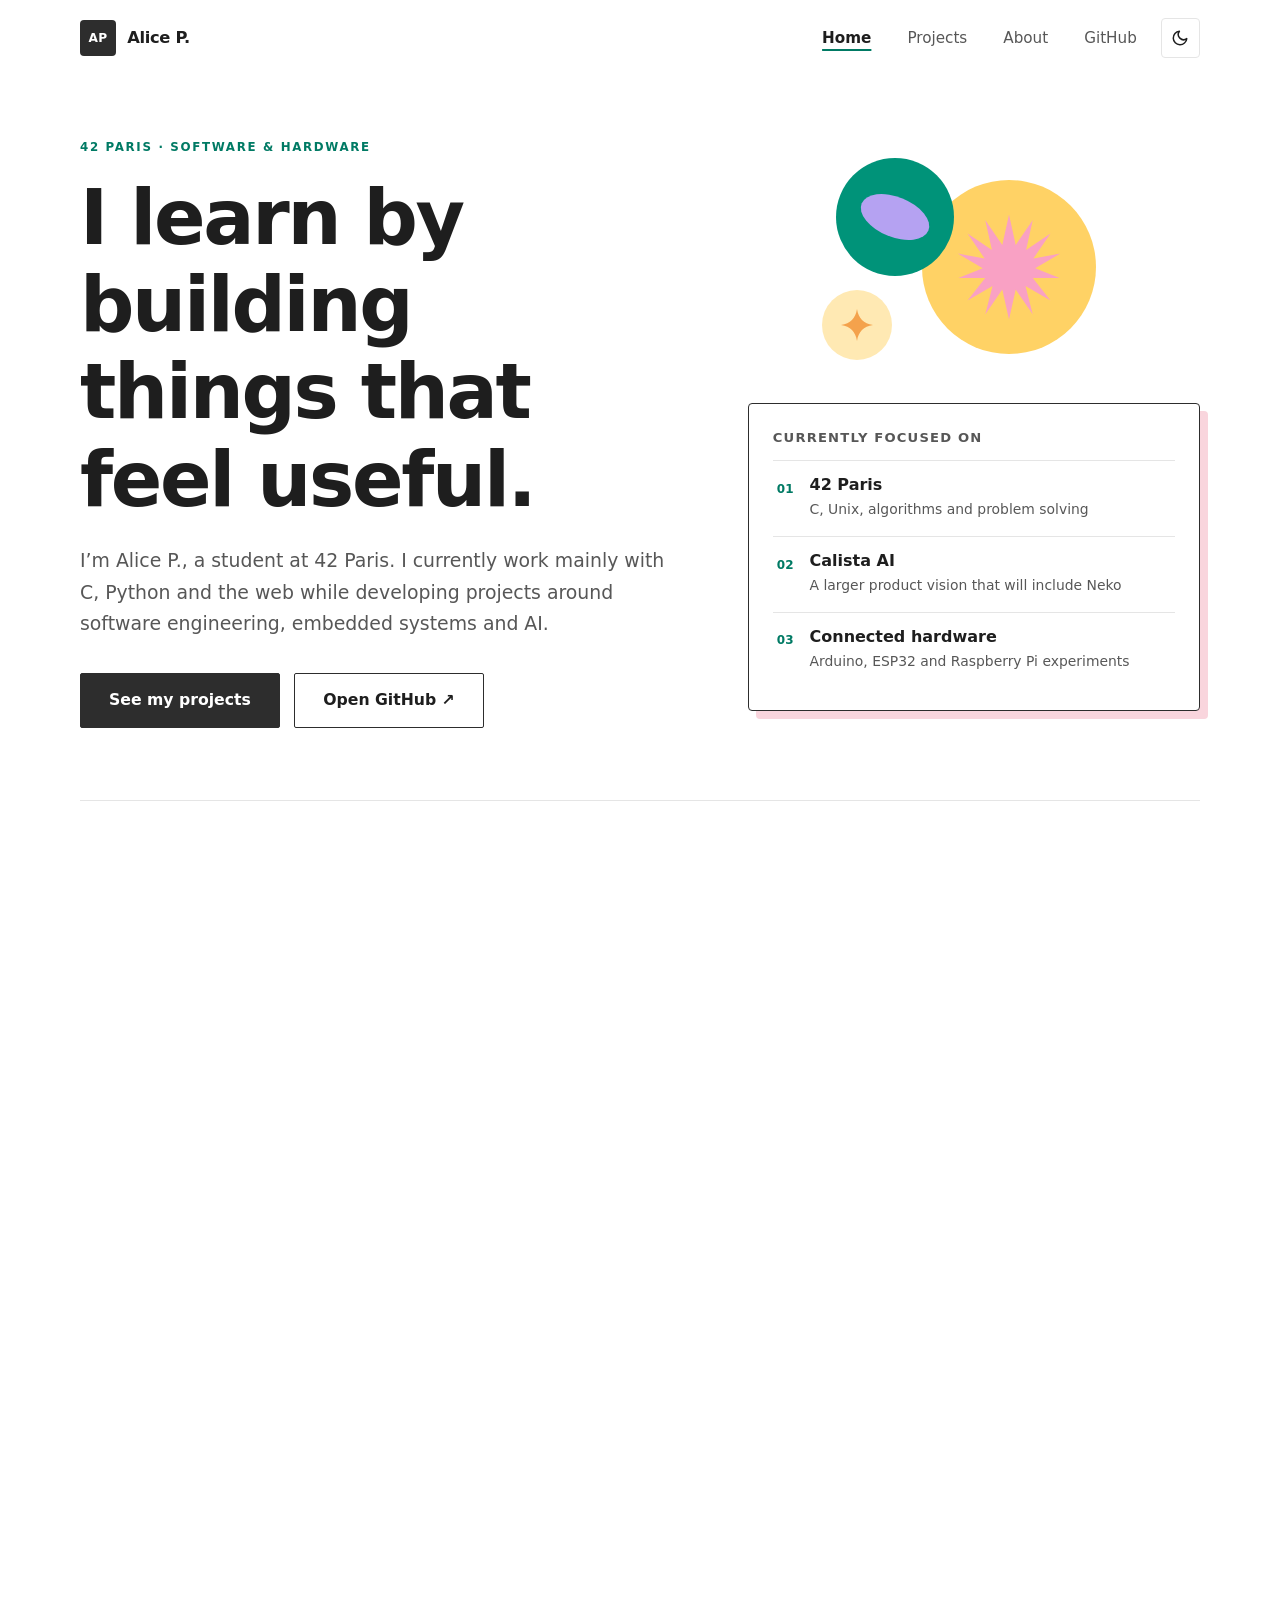
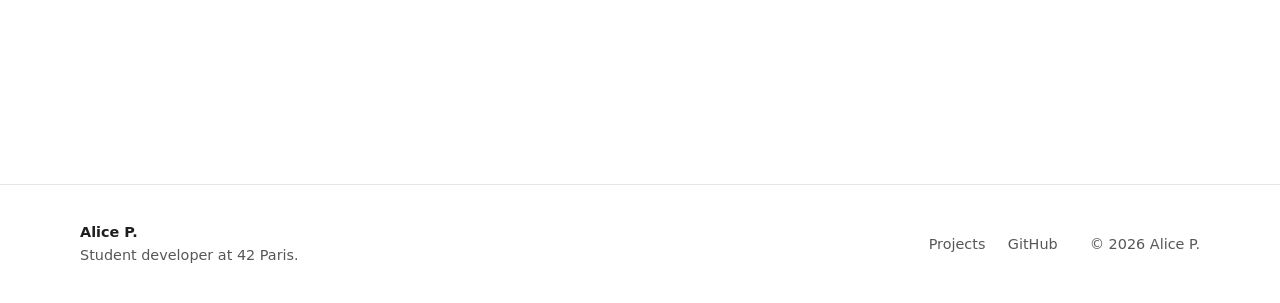
<file: index.html>
<!doctype html>
<html lang="en">
<head>
  <meta charset="utf-8">
  <meta name="viewport" content="width=device-width, initial-scale=1">
  <meta http-equiv="Content-Security-Policy" content="default-src 'none'; script-src 'self'; style-src 'self'; img-src 'self'; font-src 'none'; connect-src 'none'; media-src 'none'; object-src 'none'; child-src 'none'; frame-src 'none'; worker-src 'none'; manifest-src 'none'; base-uri 'none'; form-action 'none'">
  <meta name="description" content="Portfolio of Alice P., a 42 Paris student building software, embedded systems and AI projects.">
  <meta name="referrer" content="no-referrer">
  <meta name="color-scheme" content="light dark">
  <title>Alice P. | Developer Portfolio</title>
  <link rel="stylesheet" href="style.css">
  <script src="script.js" defer></script>
</head>
<body>
  <a class="skip-link" href="#main-content">Skip to content</a>
  <header class="site-header">
    <nav class="container nav" aria-label="Main navigation">
      <a class="logo" href="index.html" aria-label="Alice P. home"><span class="logo-mark" aria-hidden="true">AP</span><span>Alice P.</span></a>
      <ul class="nav-links">
        <li><a href="index.html">Home</a></li><li><a href="projects.html">Projects</a></li><li><a href="about.html">About</a></li><li><a href="https://github.com/Alcije" target="_blank" rel="noopener noreferrer external">GitHub</a></li>
      </ul>
      <div class="nav-controls">
        <button class="theme-toggle" type="button" aria-label="Switch to dark mode" aria-pressed="false">
          <svg class="icon-moon" viewBox="0 0 24 24" aria-hidden="true"><path d="M21 12.8A9 9 0 1 1 11.2 3a7 7 0 0 0 9.8 9.8Z"></path></svg>
          <svg class="icon-sun" viewBox="0 0 24 24" aria-hidden="true"><circle cx="12" cy="12" r="4"></circle><path d="M12 2v2m0 16v2M4.93 4.93l1.41 1.41m11.32 11.32 1.41 1.41M2 12h2m16 0h2M4.93 19.07l1.41-1.41m11.32-11.32 1.41-1.41"></path></svg>
        </button>
        <button class="menu-button" type="button" aria-label="Open navigation" aria-expanded="false" aria-controls="mobile-navigation"><span></span><span></span><span></span></button>
      </div>
    </nav>
    <nav class="mobile-nav" id="mobile-navigation" aria-label="Mobile navigation" hidden>
      <a href="index.html">Home</a><a href="projects.html">Projects</a><a href="about.html">About</a><a href="https://github.com/Alcije" target="_blank" rel="noopener noreferrer external">GitHub</a>
    </nav>
  </header>

  <main id="main-content">
    <section class="hero container">
      <div class="hero-copy reveal">
        <p class="eyebrow">42 Paris · Software &amp; hardware</p>
        <h1>I learn by building things that feel useful.</h1>
        <p class="hero-text">I’m Alice P., a student at 42 Paris. I currently work mainly with C, Python and the web while developing projects around software engineering, embedded systems and AI.</p>
        <div class="actions"><a class="button primary" href="projects.html">See my projects</a><a class="button secondary" href="https://github.com/Alcije" target="_blank" rel="noopener noreferrer external">Open GitHub ↗</a></div>
      </div>
      <div class="hero-showcase reveal">
        <div class="geo-art" aria-hidden="true">
          <div class="geo-green-circle"><div class="geo-lavender-oval"></div></div>
          <div class="geo-yellow-circle">
            <svg class="geo-starburst" viewBox="0 0 200 200" aria-hidden="true">
              <polygon class="geo-starburst-shape" points="100,14 111,64 139,23 128,72 168,45 140,86 184,78 143,102 183,118 139,118 168,155 127,131 139,178 111,137 100,186 89,137 61,178 73,131 32,155 61,118 17,118 57,102 16,78 60,86 32,45 72,72 61,23 89,64"></polygon>
            </svg>
          </div>
          <div class="geo-cream-circle">
            <svg class="geo-sparkle" viewBox="0 0 100 100" aria-hidden="true">
              <path class="geo-sparkle-shape" d="M50 10 C54 34 66 46 90 50 C66 54 54 66 50 90 C46 66 34 54 10 50 C34 46 46 34 50 10 Z"></path>
            </svg>
          </div>
        </div>
        <aside class="hero-panel" aria-label="Current focus">
          <p class="panel-label">Currently focused on</p>
          <ul class="focus-list">
            <li><span>01</span><div><strong>42 Paris</strong><small>C, Unix, algorithms and problem solving</small></div></li>
            <li><span>02</span><div><strong>Calista AI</strong><small>A larger product vision that will include Neko</small></div></li>
            <li><span>03</span><div><strong>Connected hardware</strong><small>Arduino, ESP32 and Raspberry Pi experiments</small></div></li>
          </ul>
        </aside>
      </div>
    </section>

    <div class="container"><hr class="section-rule"></div>

    <section class="container section">
      <div class="section-heading reveal"><p class="eyebrow">What I’m building toward</p><h2>Projects in software engineering.</h2></div>
      <div class="three-column">
        <article class="info-card accent-green reveal"><span class="card-index">01</span><h3>Software foundations</h3><p>I’m strengthening my foundations through 42 projects: memory management, algorithms, debugging and writing code that I can explain.</p></article>
        <article class="info-card accent-pink reveal"><span class="card-index">02</span><h3>AI products</h3><p>Calista AI is my long-term project. Neko is planned as one part of that ecosystem rather than a separate disconnected idea.</p></article>
        <article class="info-card accent-yellow reveal"><span class="card-index">03</span><h3>Hardware prototypes</h3><p>I want to combine software with Arduino, ESP32 and Raspberry Pi to create practical connected and robotic prototypes.</p></article>
      </div>
    </section>

    <section class="container section project-preview reveal">
      <div><p class="eyebrow">About this portfolio</p><h2>Projects I've build. Projects I'm building.</h2></div>
      <div>
        <p>This portfolio separates completed work from experiments and future projects. Public source code is available on GitHub. Screenshots and demonstrations will be added as each project becomes ready to show.</p>
        <a class="text-link" href="projects.html">Explore the roadmap <span aria-hidden="true">→</span></a>
      </div>
    </section>
  </main>

  <footer><div class="container footer-inner"><div><strong>Alice P.</strong><p>Student developer at 42 Paris.</p></div><div class="footer-links"><a href="projects.html">Projects</a><a href="https://github.com/Alcije" target="_blank" rel="noopener noreferrer external">GitHub</a></div><p>© <span data-year>2026</span> Alice P.</p></div></footer>
</body>
</html>
</file>
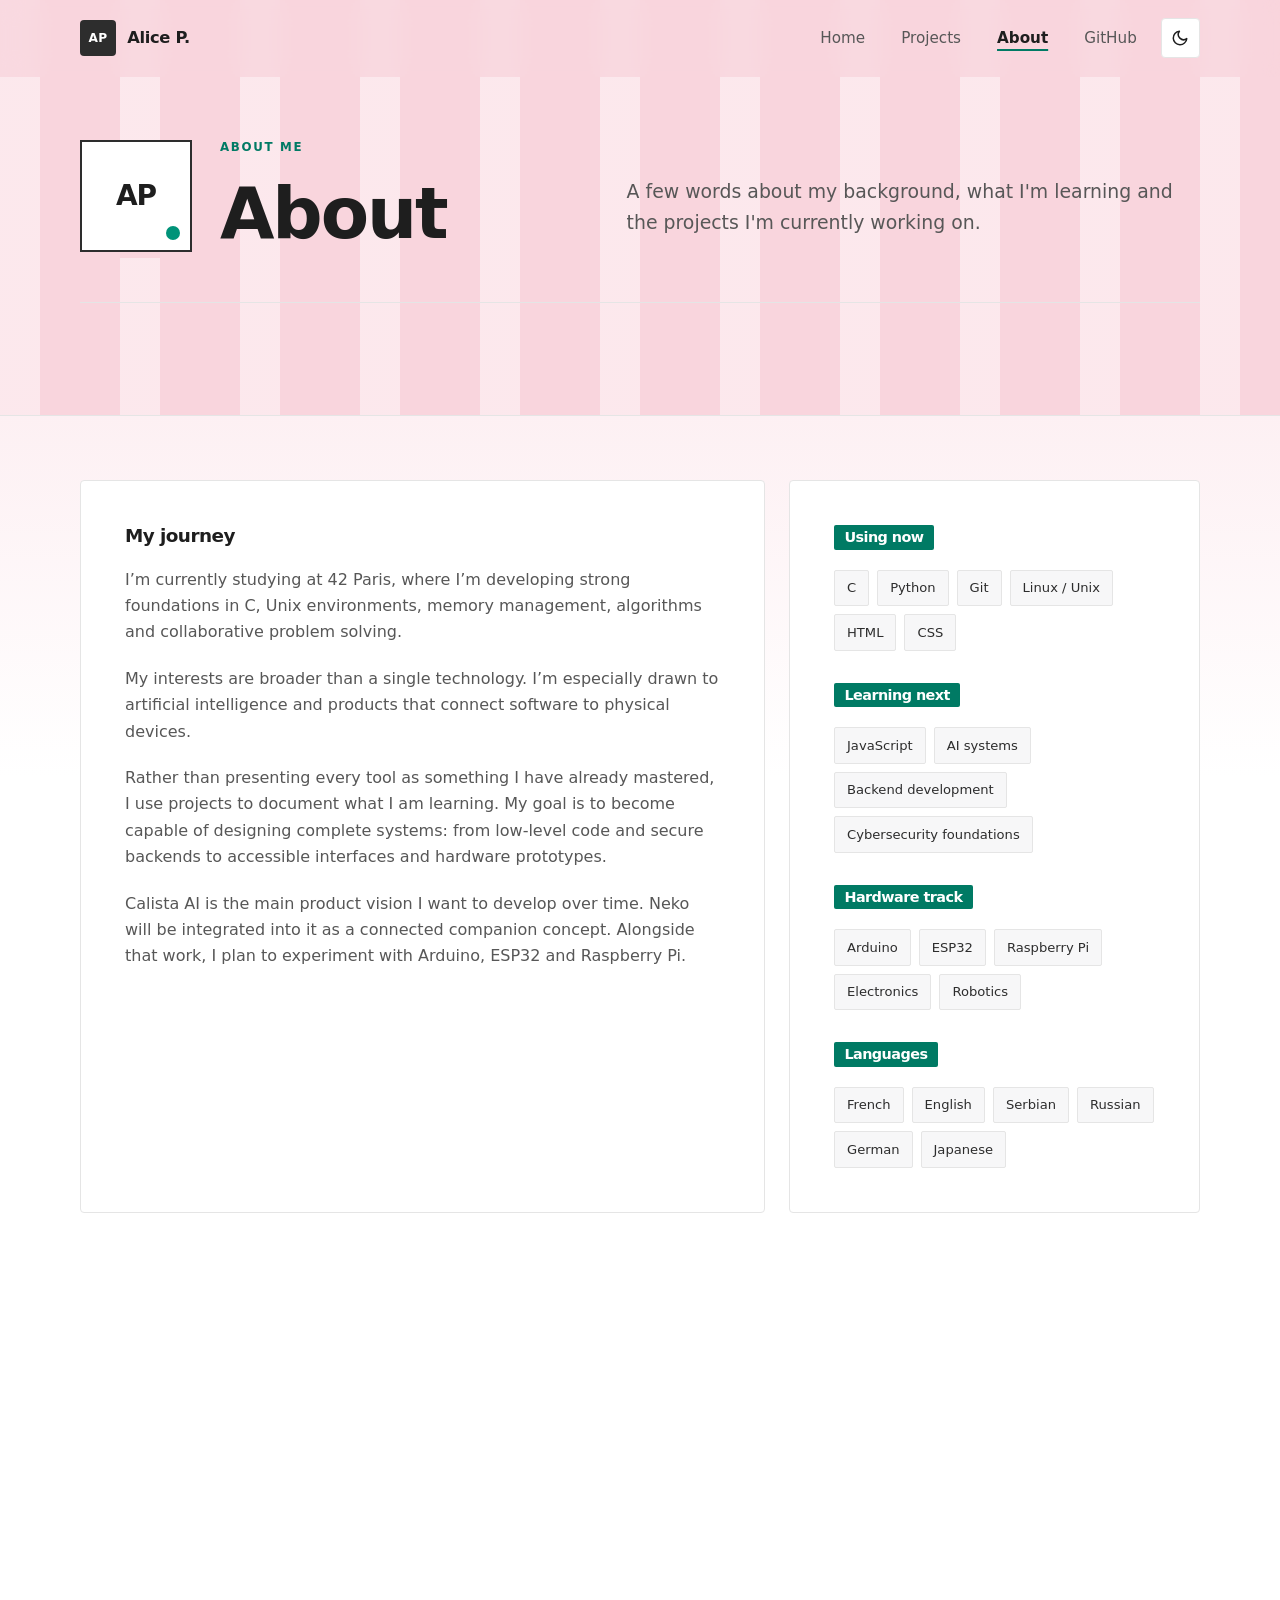
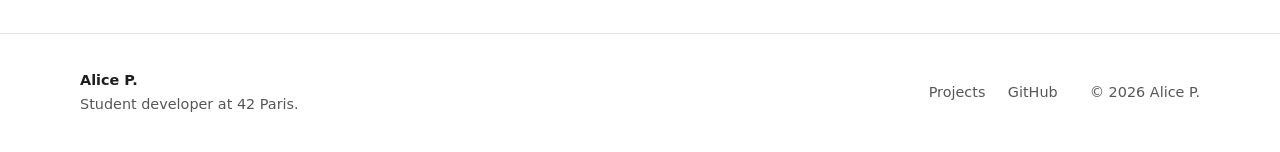
<file: about.html>
<!doctype html>
<html lang="en">
<head>
  <meta charset="utf-8">
  <meta name="viewport" content="width=device-width, initial-scale=1">
  <meta http-equiv="Content-Security-Policy" content="default-src 'none'; script-src 'self'; style-src 'self'; img-src 'self'; font-src 'none'; connect-src 'none'; media-src 'none'; object-src 'none'; child-src 'none'; frame-src 'none'; worker-src 'none'; manifest-src 'none'; base-uri 'none'; form-action 'none'">
  <meta name="description" content="About Alice P., a student developer at 42 Paris interested in software engineering, embedded systems and AI.">
  <meta name="referrer" content="no-referrer">
  <meta name="color-scheme" content="light dark">
  <title>About | Alice P.</title>
  <link rel="stylesheet" href="style.css">
  <script src="script.js" defer></script>
</head>
<body class="page-about">
  <a class="skip-link" href="#main-content">Skip to content</a>
  <header class="site-header">
    <nav class="container nav" aria-label="Main navigation">
      <a class="logo" href="index.html" aria-label="Alice P. home"><span class="logo-mark" aria-hidden="true">AP</span><span>Alice P.</span></a>
      <ul class="nav-links">
        <li><a href="index.html">Home</a></li><li><a href="projects.html">Projects</a></li><li><a href="about.html">About</a></li><li><a href="https://github.com/Alcije" target="_blank" rel="noopener noreferrer external">GitHub</a></li>
      </ul>
      <div class="nav-controls">
        <button class="theme-toggle" type="button" aria-label="Switch to dark mode" aria-pressed="false">
          <svg class="icon-moon" viewBox="0 0 24 24" aria-hidden="true"><path d="M21 12.8A9 9 0 1 1 11.2 3a7 7 0 0 0 9.8 9.8Z"></path></svg>
          <svg class="icon-sun" viewBox="0 0 24 24" aria-hidden="true"><circle cx="12" cy="12" r="4"></circle><path d="M12 2v2m0 16v2M4.93 4.93l1.41 1.41m11.32 11.32 1.41 1.41M2 12h2m16 0h2M4.93 19.07l1.41-1.41m11.32-11.32 1.41-1.41"></path></svg>
        </button>
        <button class="menu-button" type="button" aria-label="Open navigation" aria-expanded="false" aria-controls="mobile-navigation"><span></span><span></span><span></span></button>
      </div>
    </nav>
    <nav class="mobile-nav" id="mobile-navigation" aria-label="Mobile navigation" hidden>
      <a href="index.html">Home</a><a href="projects.html">Projects</a><a href="about.html">About</a><a href="https://github.com/Alcije" target="_blank" rel="noopener noreferrer external">GitHub</a>
    </nav>
  </header>

  <main id="main-content" class="about-main">
    <section class="about-hero-band">
      <div class="container page-heading about-hero-grid reveal">
        <div class="about-identity">
          <div class="about-portrait-frame" aria-hidden="true">
            <span class="portrait-monogram">AP</span>
            <span class="portrait-dot"></span>
          </div>
          <div>
            <p class="eyebrow">About me</p>
            <h1>About</h1>
          </div>
        </div>
        <p class="about-lead">A few words about my background, what I'm learning and the projects I'm currently working on.</p>
      </div>
    </section>

    <div class="about-lower-band">
      <section class="container about-layout">
        <article class="story reveal">
          <h2>My journey</h2>
          <p>I’m currently studying at 42 Paris, where I’m developing strong foundations in C, Unix environments, memory management, algorithms and collaborative problem solving.</p>
          <p>My interests are broader than a single technology. I’m especially drawn to artificial intelligence and products that connect software to physical devices.</p>
          <p>Rather than presenting every tool as something I have already mastered, I use projects to document what I am learning. My goal is to become capable of designing complete systems: from low-level code and secure backends to accessible interfaces and hardware prototypes.</p>
          <p>Calista AI is the main product vision I want to develop over time. Neko will be integrated into it as a connected companion concept. Alongside that work, I plan to experiment with Arduino, ESP32 and Raspberry Pi.</p>
        </article>
        <aside class="learning-panel reveal">
          <div class="skill-group"><h2><span class="highlight-pill">Using now</span></h2><div class="tag-list"><span>C</span><span>Python</span><span>Git</span><span>Linux / Unix</span><span>HTML</span><span>CSS</span></div></div>
          <div class="skill-group"><h2><span class="highlight-pill">Learning next</span></h2><div class="tag-list"><span>JavaScript</span><span>AI systems</span><span>Backend development</span><span>Cybersecurity foundations</span></div></div>
          <div class="skill-group"><h2><span class="highlight-pill">Hardware track</span></h2><div class="tag-list"><span>Arduino</span><span>ESP32</span><span>Raspberry Pi</span><span>Electronics</span><span>Robotics</span></div></div>
          <div class="skill-group"><h2><span class="highlight-pill">Languages</span></h2><div class="tag-list"><span>French</span><span>English</span><span>Serbian</span><span>Russian</span><span>German</span><span>Japanese</span></div></div>
        </aside>
      </section>

      <section class="container section values-section reveal">
        <p class="eyebrow">How I work</p>
        <div class="three-column">
          <article class="info-card accent-green"><h3>Understand first</h3><p>I want to be able to explain my choices, not only make the result work.</p></article>
          <article class="info-card accent-pink"><h3>Build honestly</h3><p>Projects are labelled completed, in progress or planned so the portfolio stays accurate.</p></article>
          <article class="info-card accent-yellow"><h3>Improve in public</h3><p>I publish repositories when they are clean enough to explain, then improve their documentation as the work progresses.</p></article>
        </div>
      </section>
    </div>
  </main>

  <footer><div class="container footer-inner"><div><strong>Alice P.</strong><p>Student developer at 42 Paris.</p></div><div class="footer-links"><a href="projects.html">Projects</a><a href="https://github.com/Alcije" target="_blank" rel="noopener noreferrer external">GitHub</a></div><p>© <span data-year>2026</span> Alice P.</p></div></footer>
</body>
</html>
</file>
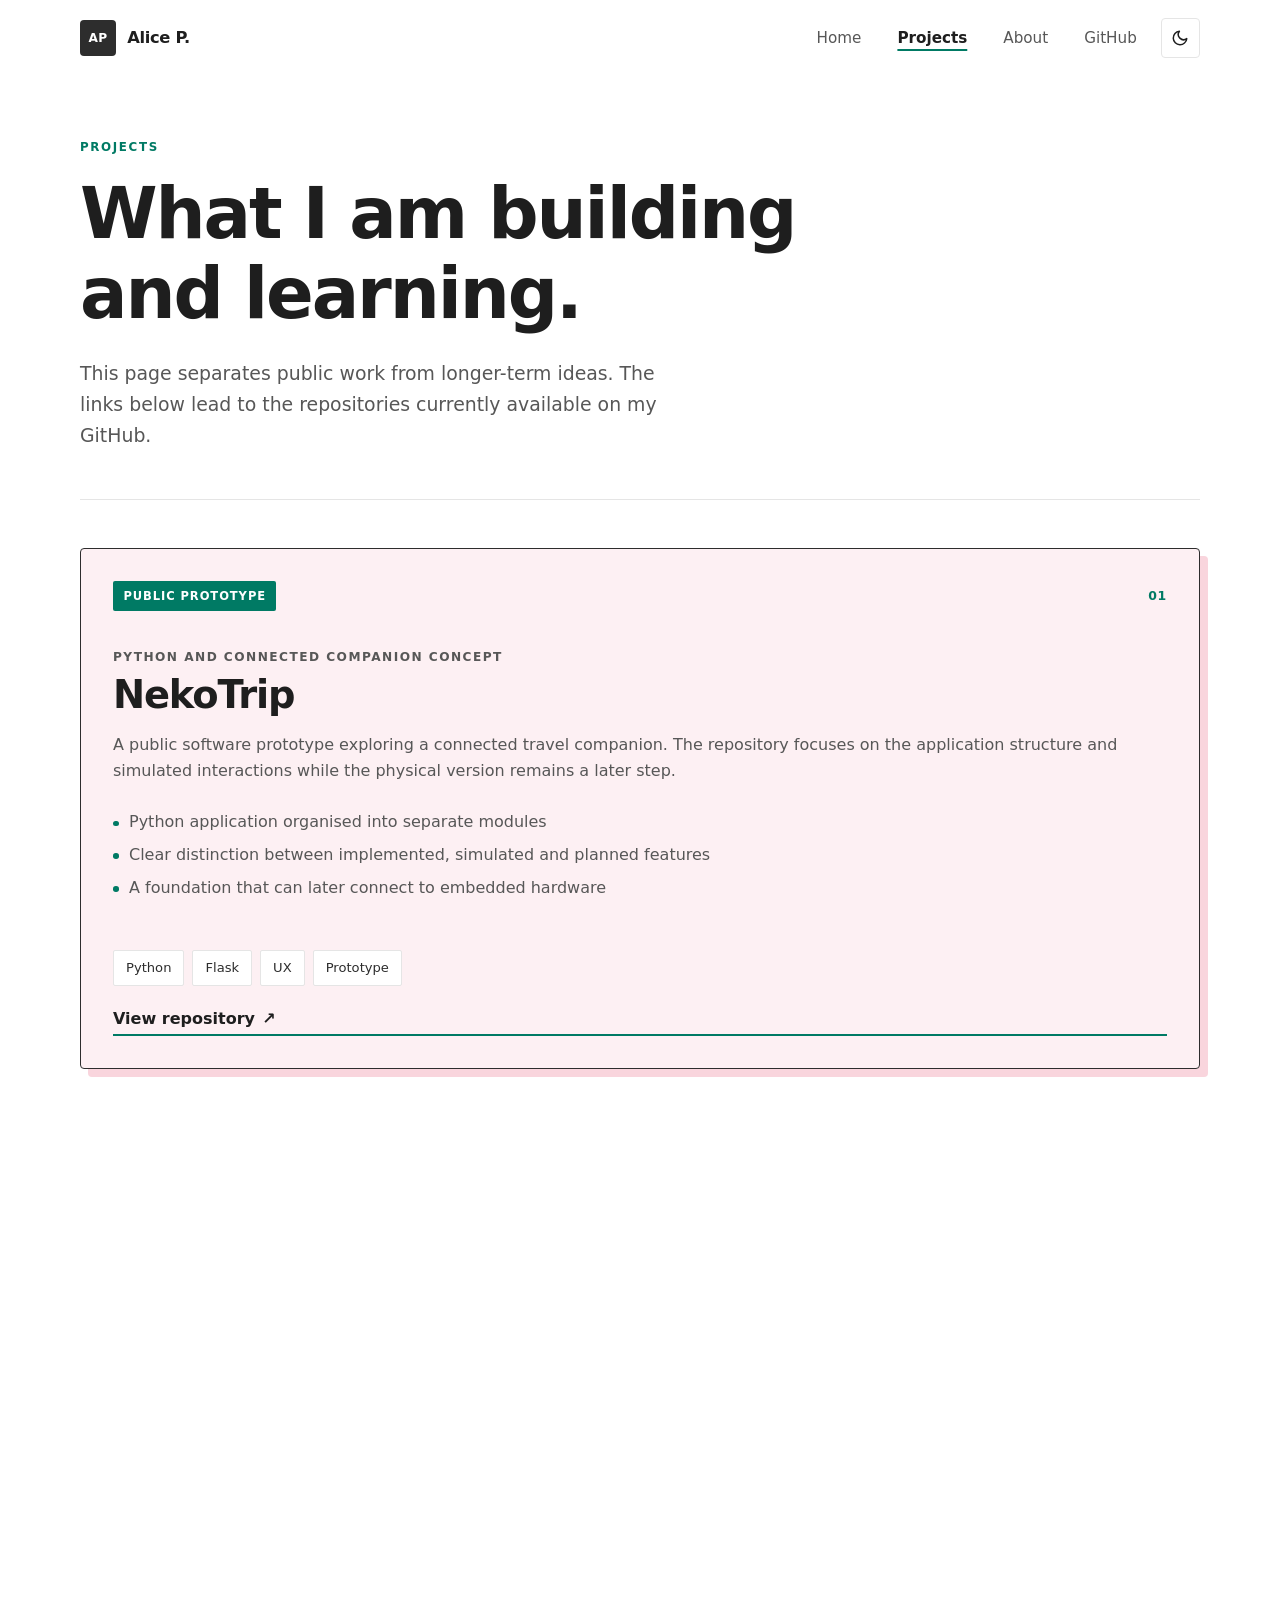
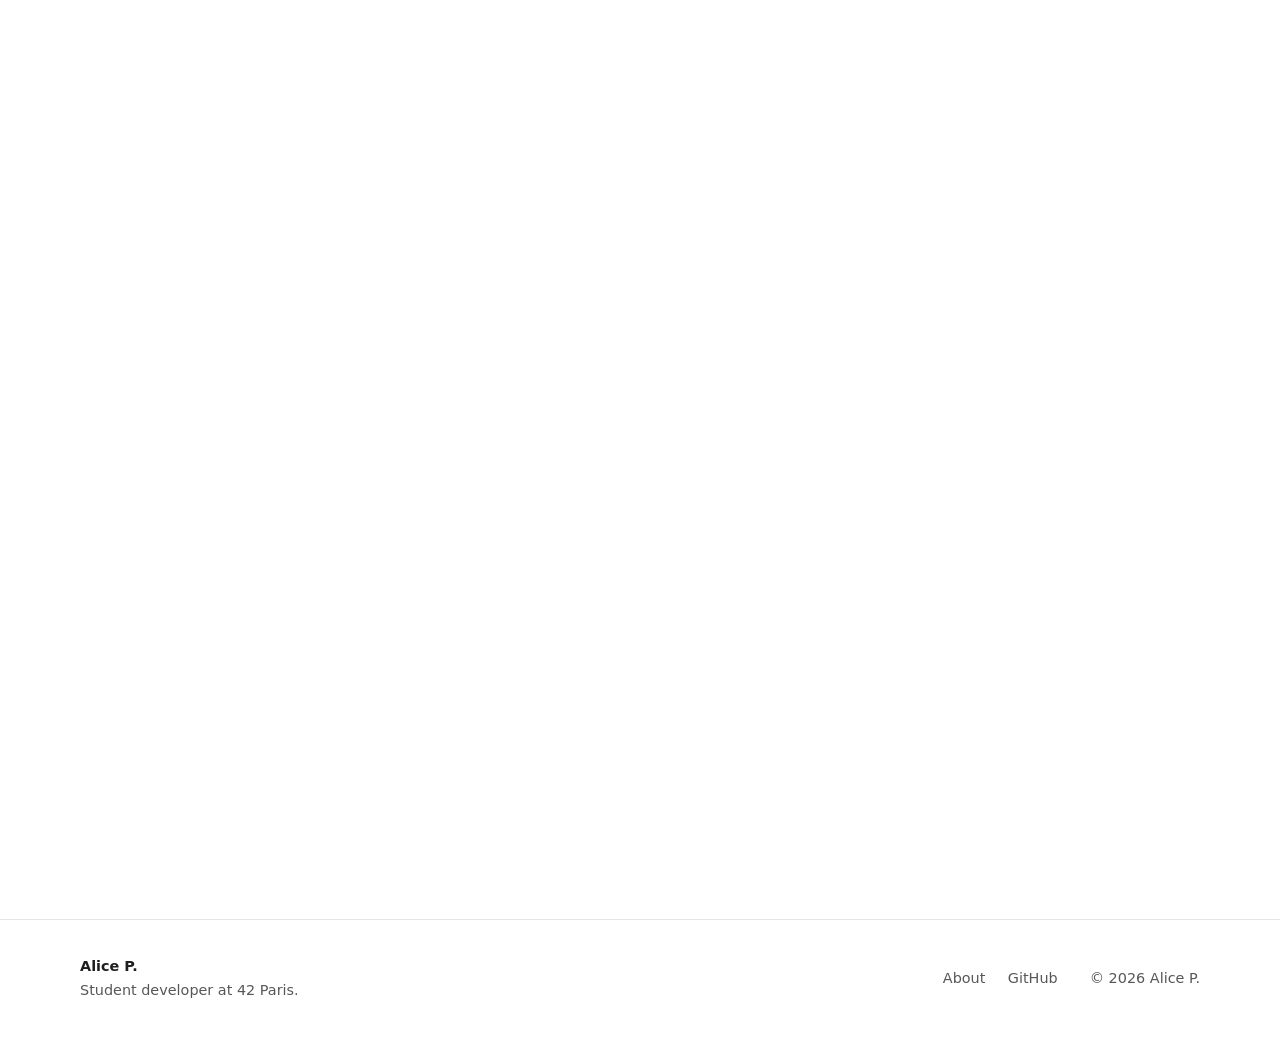
<file: projects.html>
<!doctype html>
<html lang="en">
<head>
  <meta charset="utf-8">
  <meta name="viewport" content="width=device-width, initial-scale=1">
  <meta http-equiv="Content-Security-Policy" content="default-src 'none'; script-src 'self'; style-src 'self'; img-src 'self'; font-src 'none'; connect-src 'none'; media-src 'none'; object-src 'none'; child-src 'none'; frame-src 'none'; worker-src 'none'; manifest-src 'none'; base-uri 'none'; form-action 'none'">
  <meta name="description" content="Public projects by Alice P., including NekoTrip, embedded systems experiments and work completed at 42 Paris.">
  <meta name="referrer" content="no-referrer">
  <meta name="color-scheme" content="light dark">
  <title>Projects | Alice P.</title>
  <link rel="stylesheet" href="style.css">
  <script src="script.js" defer></script>
</head>
<body>
  <a class="skip-link" href="#main-content">Skip to content</a>
  <header class="site-header">
    <nav class="container nav" aria-label="Main navigation">
      <a class="logo" href="index.html" aria-label="Alice P. home"><span class="logo-mark" aria-hidden="true">AP</span><span>Alice P.</span></a>
      <ul class="nav-links">
        <li><a href="index.html">Home</a></li>
        <li><a href="projects.html">Projects</a></li>
        <li><a href="about.html">About</a></li>
        <li><a href="https://github.com/Alcije" target="_blank" rel="noopener noreferrer external">GitHub</a></li>
      </ul>
      <div class="nav-controls">
        <button class="theme-toggle" type="button" aria-label="Switch to dark mode" aria-pressed="false">
          <svg class="icon-moon" viewBox="0 0 24 24" aria-hidden="true"><path d="M21 12.8A9 9 0 1 1 11.2 3a7 7 0 0 0 9.8 9.8Z"></path></svg>
          <svg class="icon-sun" viewBox="0 0 24 24" aria-hidden="true"><circle cx="12" cy="12" r="4"></circle><path d="M12 2v2m0 16v2M4.93 4.93l1.41 1.41m11.32 11.32 1.41 1.41M2 12h2m16 0h2M4.93 19.07l1.41-1.41m11.32-11.32 1.41-1.41"></path></svg>
        </button>
        <button class="menu-button" type="button" aria-label="Open navigation" aria-expanded="false" aria-controls="mobile-navigation"><span></span><span></span><span></span></button>
      </div>
    </nav>
    <nav class="mobile-nav" id="mobile-navigation" aria-label="Mobile navigation" hidden>
      <a href="index.html">Home</a><a href="projects.html">Projects</a><a href="about.html">About</a><a href="https://github.com/Alcije" target="_blank" rel="noopener noreferrer external">GitHub</a>
    </nav>
  </header>

  <main id="main-content" class="container page-main">
    <header class="page-heading reveal">
      <p class="eyebrow">Projects</p>
      <h1>What I am building and learning.</h1>
      <p>This page separates public work from longer-term ideas. The links below lead to the repositories currently available on my GitHub.</p>
    </header>
    <section class="project-grid" aria-label="Project list">
      <article class="project-card featured reveal">
        <div class="project-top"><span class="status in-progress">Public prototype</span><span class="project-number">01</span></div>
        <p class="project-type">Python and connected companion concept</p>
        <h2>NekoTrip</h2>
        <p>A public software prototype exploring a connected travel companion. The repository focuses on the application structure and simulated interactions while the physical version remains a later step.</p>
        <ul class="project-points"><li>Python application organised into separate modules</li><li>Clear distinction between implemented, simulated and planned features</li><li>A foundation that can later connect to embedded hardware</li></ul>
        <div class="tag-list"><span>Python</span><span>Flask</span><span>UX</span><span>Prototype</span></div>
        <a class="text-link" href="https://github.com/Alcije/NekoTrip" target="_blank" rel="noopener noreferrer external">View repository <span aria-hidden="true">↗</span></a>
      </article>

      <article class="project-card reveal">
        <div class="project-top"><span class="status ongoing">Public collection</span><span class="project-number">02</span></div>
        <p class="project-type">Embedded systems</p>
        <h2>ESP32 projects</h2>
        <p>Experiments built around the ESP32 to practise connected devices, microcontrollers and the link between hardware and software.</p>
        <div class="tag-list"><span>ESP32</span><span>Embedded</span><span>IoT</span></div>
        <a class="text-link" href="https://github.com/Alcije/ESP32-projects" target="_blank" rel="noopener noreferrer external">View repository <span aria-hidden="true">↗</span></a>
      </article>

      <article class="project-card reveal">
        <div class="project-top"><span class="status ongoing">Public collection</span><span class="project-number">03</span></div>
        <p class="project-type">Single-board computing</p>
        <h2>Raspberry Pi projects</h2>
        <p>Small Raspberry Pi projects used to explore Linux-based hardware, scripting and software that interacts with physical components.</p>
        <div class="tag-list"><span>Raspberry Pi</span><span>Python</span><span>Linux</span></div>
        <a class="text-link" href="https://github.com/Alcije/Raspberry-Pi-projects" target="_blank" rel="noopener noreferrer external">View repository <span aria-hidden="true">↗</span></a>
      </article>

      <article class="project-card reveal">
        <div class="project-top"><span class="status ongoing">Public collection</span><span class="project-number">04</span></div>
        <p class="project-type">Electronics fundamentals</p>
        <h2>Arduino projects</h2>
        <p>Practical exercises with basic electronics, sensors and actuators, documented as a record of my progress with microcontrollers.</p>
        <div class="tag-list"><span>Arduino</span><span>Electronics</span><span>C / C++</span></div>
        <a class="text-link" href="https://github.com/Alcije/Arduino-projects" target="_blank" rel="noopener noreferrer external">View repository <span aria-hidden="true">↗</span></a>
      </article>

      <article class="project-card reveal">
        <div class="project-top"><span class="status ongoing">Ongoing</span><span class="project-number">05</span></div>
        <p class="project-type">42 Paris</p>
        <h2>Core programming projects</h2>
        <p>My public 42 repositories document my progression in C, memory management, Unix tools, debugging and algorithms.</p>
        <div class="tag-list"><span>C</span><span>Unix</span><span>Algorithms</span><span>Git</span></div>
        <a class="text-link" href="https://github.com/Alcije?tab=repositories" target="_blank" rel="noopener noreferrer external">Browse repositories <span aria-hidden="true">↗</span></a>
      </article>

      <article class="project-card reveal">
        <div class="project-top"><span class="status planned">Long-term</span><span class="project-number">06</span></div>
        <p class="project-type">Product direction</p>
        <h2>Calista AI</h2>
        <p>Calista AI is the longer-term direction behind several of my ideas. I am keeping it here as a goal rather than presenting it as a finished product.</p>
        <div class="tag-list"><span>AI</span><span>Product design</span><span>Security</span></div>
        <p class="project-note">A public repository will be added only when there is a working version worth showing.</p>
      </article>
    </section>
  </main>

  <footer><div class="container footer-inner"><div><strong>Alice P.</strong><p>Student developer at 42 Paris.</p></div><div class="footer-links"><a href="about.html">About</a><a href="https://github.com/Alcije" target="_blank" rel="noopener noreferrer external">GitHub</a></div><p>© <span data-year>2026</span> Alice P.</p></div></footer>
</body>
</html>
</file>
<file: style.css>
:root {
  --bg: #ffffff;
  --surface: #ffffff;
  --surface-muted: #f7f7f8;
  --header-bg: rgba(255, 255, 255, 0.85);
  --header-bg-scrolled: rgba(255, 255, 255, 0.96);
  --about-header-bg: rgba(249, 213, 221, 0.75);
  --about-stripe: rgba(255, 255, 255, 0.46);
  --pink: #f9d5dd;
  --pink-soft: #fdf0f3;
  --pink-star: #f9a1c4;
  --green: #007a64;
  --green-ink: #007a64;
  --green-shape: #009379;
  --yellow: #ffd265;
  --cream: #ffe9b3;
  --amber-star: #f4a24c;
  --lavender: #b5a2f2;
  --ink: #2d2d2d;
  --ink-strong: #1e1e1e;
  --ink-muted: #575757;
  --border: #e5e5e5;
  --border-strong: #2d2d2d;
  --shadow-accent: #f9d5dd;
  --btn-primary-bg: #2d2d2d;
  --btn-primary-ink: #ffffff;
  --logo-bg: #2d2d2d;
  --logo-ink: #ffffff;
}

@media (prefers-color-scheme: dark) {
  :root:not([data-theme="light"]) {
    --bg: #16161a;
    --surface: #1f1f24;
    --surface-muted: #282830;
    --header-bg: rgba(22, 22, 26, 0.85);
    --header-bg-scrolled: rgba(22, 22, 26, 0.96);
    --about-header-bg: rgba(58, 35, 43, 0.82);
    --about-stripe: rgba(255, 213, 221, 0.08);
    --pink: #3a232b;
    --pink-soft: #261b21;
    --green-ink: #38d9b8;
    --ink: #ececef;
    --ink-strong: #ffffff;
    --ink-muted: #b2b2be;
    --border: #32323c;
    --border-strong: #545464;
    --shadow-accent: #5b2e3d;
    --btn-primary-bg: #ffffff;
    --btn-primary-ink: #1e1e1e;
    --logo-bg: #f9d5dd;
    --logo-ink: #1e1e1e;
  }
}

:root[data-theme="dark"] {
  --bg: #16161a;
  --surface: #1f1f24;
  --surface-muted: #282830;
  --header-bg: rgba(22, 22, 26, 0.85);
  --header-bg-scrolled: rgba(22, 22, 26, 0.96);
  --about-header-bg: rgba(58, 35, 43, 0.82);
  --about-stripe: rgba(255, 213, 221, 0.08);
  --pink: #3a232b;
  --pink-soft: #261b21;
  --green-ink: #38d9b8;
  --ink: #ececef;
  --ink-strong: #ffffff;
  --ink-muted: #b2b2be;
  --border: #32323c;
  --border-strong: #545464;
  --shadow-accent: #5b2e3d;
  --btn-primary-bg: #ffffff;
  --btn-primary-ink: #1e1e1e;
  --logo-bg: #f9d5dd;
  --logo-ink: #1e1e1e;
}

*,
*::before,
*::after {
  box-sizing: border-box;
}

* {
  margin: 0;
}

html {
  scroll-behavior: smooth;
}

body {
  min-height: 100vh;
  background: var(--bg);
  color: var(--ink);
  font-family: "Inter", "Avenir Next", "Segoe UI", system-ui, -apple-system, sans-serif;
  line-height: 1.65;
  -webkit-font-smoothing: antialiased;
  transition: background-color 0.2s ease, color 0.2s ease;
}

a {
  color: inherit;
  text-decoration: none;
}

ul {
  padding: 0;
  list-style: none;
}

button {
  font: inherit;
  cursor: pointer;
}

strong,
h1,
h2,
h3 {
  line-height: 1.15;
  color: var(--ink-strong);
}

h1,
h2,
h3 {
  letter-spacing: -0.03em;
}

.container {
  width: min(1120px, calc(100% - 2.5rem));
  margin-inline: auto;
}

.skip-link {
  position: fixed;
  left: 1rem;
  top: 1rem;
  z-index: 999;
  transform: translateY(-180%);
  padding: 0.75rem 1rem;
  border-radius: 4px;
  background: var(--btn-primary-bg);
  color: var(--btn-primary-ink);
  font-weight: 700;
}

.skip-link:focus {
  transform: none;
}

/* Header & Navigation */
.site-header {
  position: fixed;
  inset: 0 0 auto;
  z-index: 100;
  background: var(--header-bg);
  border-bottom: 1px solid transparent;
  backdrop-filter: blur(12px);
  transition: background-color 0.25s ease, border-color 0.25s ease;
}

.page-about .site-header {
  background: var(--about-header-bg);
}

.site-header.scrolled {
  background: var(--header-bg-scrolled);
  border-color: var(--border);
}

.nav {
  height: 76px;
  display: flex;
  align-items: center;
  justify-content: space-between;
  gap: 1.5rem;
}

.logo {
  display: flex;
  align-items: center;
  gap: 0.7rem;
  font-weight: 700;
  font-size: 1.02rem;
  letter-spacing: -0.02em;
  color: var(--ink-strong);
}

.logo-mark {
  display: grid;
  place-items: center;
  width: 2.25rem;
  height: 2.25rem;
  border-radius: 4px;
  background: var(--logo-bg);
  color: var(--logo-ink);
  font-size: 0.76rem;
  font-weight: 800;
  letter-spacing: 0.02em;
}

.nav-links {
  display: flex;
  gap: 2.25rem;
  align-items: center;
  margin-left: auto;
}

.nav-links a,
.mobile-nav a {
  color: var(--ink-muted);
  font-size: 0.95rem;
  font-weight: 500;
  transition: color 0.2s ease;
}

.nav-links a:hover,
.nav-links a[aria-current="page"],
.mobile-nav a:hover,
.mobile-nav a[aria-current="page"] {
  color: var(--ink-strong);
}

.nav-links a[aria-current="page"] {
  font-weight: 700;
  text-decoration: underline;
  text-decoration-color: var(--green-ink);
  text-decoration-thickness: 2px;
  text-underline-offset: 6px;
}

.nav-controls {
  display: flex;
  align-items: center;
  gap: 0.6rem;
}

.theme-toggle {
  display: grid;
  place-items: center;
  width: 2.45rem;
  height: 2.45rem;
  border: 1px solid var(--border);
  border-radius: 4px;
  background: var(--surface);
  color: var(--ink-strong);
  transition: background-color 0.2s ease, border-color 0.2s ease, transform 0.2s ease;
}

.theme-toggle:hover {
  background: var(--pink-soft);
  border-color: var(--border-strong);
  transform: translateY(-1px);
}

.theme-toggle svg {
  width: 18px;
  height: 18px;
  fill: none;
  stroke: currentColor;
  stroke-width: 2;
  stroke-linecap: round;
  stroke-linejoin: round;
}

.theme-toggle .icon-sun {
  display: none;
}

:root[data-theme="dark"] .theme-toggle .icon-moon {
  display: none;
}

:root[data-theme="dark"] .theme-toggle .icon-sun {
  display: block;
}

@media (prefers-color-scheme: dark) {
  :root:not([data-theme="light"]) .theme-toggle .icon-moon {
    display: none;
  }

  :root:not([data-theme="light"]) .theme-toggle .icon-sun {
    display: block;
  }
}

.menu-button {
  display: none;
  width: 2.45rem;
  height: 2.45rem;
  border: 1px solid var(--border);
  border-radius: 4px;
  background: var(--surface);
  color: var(--ink-strong);
  align-items: center;
  justify-content: center;
  flex-direction: column;
  gap: 5px;
}

.menu-button span {
  width: 18px;
  height: 2px;
  background: currentColor;
  border-radius: 99px;
  transition: transform 0.2s ease, opacity 0.2s ease;
}

.menu-button.open span:first-child {
  transform: translateY(7px) rotate(45deg);
}

.menu-button.open span:nth-child(2) {
  opacity: 0;
}

.menu-button.open span:last-child {
  transform: translateY(-7px) rotate(-45deg);
}

.mobile-nav {
  position: fixed;
  inset: 76px 0 auto;
  padding: 1rem 1.25rem 1.4rem;
  background: var(--surface);
  border-bottom: 1px solid var(--border);
  box-shadow: 0 16px 32px rgba(0, 0, 0, 0.14);
}

.mobile-nav a {
  display: block;
  padding: 0.85rem;
  border-radius: 4px;
}

.mobile-nav a:hover,
.mobile-nav a[aria-current="page"] {
  background: var(--pink-soft);
}

/* Home Hero & Geometric Template Artwork */
.hero {
  min-height: 680px;
  padding-top: 138px;
  padding-bottom: 72px;
  display: grid;
  grid-template-columns: 1.15fr 0.85fr;
  gap: 3.5rem;
  align-items: center;
}

.eyebrow {
  text-transform: uppercase;
  letter-spacing: 0.14em;
  font-size: 0.74rem;
  font-weight: 700;
  color: var(--green-ink);
  margin-bottom: 1rem;
}

.hero h1,
.page-heading h1 {
  font-size: clamp(2.8rem, 6vw, 4.75rem);
  font-weight: 700;
  max-width: 760px;
}

.hero-text,
.page-heading > p:last-child,
.about-lead {
  max-width: 600px;
  margin-top: 1.4rem;
  color: var(--ink-muted);
  font-size: clamp(1.02rem, 1.8vw, 1.18rem);
}

.actions {
  display: flex;
  gap: 0.9rem;
  flex-wrap: wrap;
  margin-top: 2.1rem;
}

.button {
  display: inline-flex;
  align-items: center;
  justify-content: center;
  min-height: 50px;
  padding: 0.85rem 1.75rem;
  border-radius: 2px;
  font-weight: 600;
  font-size: 0.98rem;
  transition: transform 0.2s ease, background-color 0.2s ease, color 0.2s ease, border-color 0.2s ease;
}

.button:hover {
  transform: translateY(-2px);
}

.button.primary {
  background: var(--btn-primary-bg);
  color: var(--btn-primary-ink);
  border: 1.5px solid var(--btn-primary-bg);
}

.button.primary:hover {
  background: var(--green);
  border-color: var(--green);
  color: #ffffff;
}

.button.secondary {
  border: 1.5px solid var(--border-strong);
  background: var(--surface);
  color: var(--ink-strong);
}

.button.secondary:hover {
  background: var(--pink-soft);
}

.hero-showcase {
  display: grid;
  gap: 1.5rem;
}

.geo-art {
  position: relative;
  width: 100%;
  max-width: 340px;
  height: 225px;
  margin-inline: auto;
}

.geo-green-circle {
  position: absolute;
  top: 4px;
  left: 32px;
  width: 118px;
  height: 118px;
  border-radius: 50%;
  background: var(--green-shape);
  display: grid;
  place-items: center;
  z-index: 2;
}

.geo-lavender-oval {
  width: 72px;
  height: 40px;
  border-radius: 50%;
  background: var(--lavender);
  transform: rotate(22deg);
}

.geo-yellow-circle {
  position: absolute;
  top: 26px;
  left: 118px;
  width: 174px;
  height: 174px;
  border-radius: 50%;
  background: var(--yellow);
  display: grid;
  place-items: center;
  z-index: 1;
}

.geo-starburst {
  width: 122px;
  height: 122px;
}

.geo-starburst-shape {
  fill: var(--pink-star);
}

.geo-cream-circle {
  position: absolute;
  top: 136px;
  left: 18px;
  width: 70px;
  height: 70px;
  border-radius: 50%;
  background: var(--cream);
  display: grid;
  place-items: center;
  z-index: 3;
}

.geo-sparkle {
  width: 40px;
  height: 40px;
}

.geo-sparkle-shape {
  fill: var(--amber-star);
}

.hero-panel {
  padding: 1.4rem 1.5rem;
  border: 1.5px solid var(--border-strong);
  border-radius: 4px;
  background: var(--surface);
  box-shadow: 8px 8px 0 var(--shadow-accent);
}

.panel-label {
  color: var(--ink-muted);
  font-size: 0.82rem;
  font-weight: 700;
  text-transform: uppercase;
  letter-spacing: 0.09em;
  margin-bottom: 0.75rem;
}

.focus-list li {
  display: flex;
  gap: 1rem;
  padding: 0.95rem 0.25rem;
  border-top: 1px solid var(--border);
}

.focus-list li > span {
  font-size: 0.75rem;
  font-weight: 800;
  color: var(--green-ink);
  padding-top: 0.2rem;
}

.focus-list div {
  display: grid;
  gap: 0.2rem;
}

.focus-list small {
  color: var(--ink-muted);
  font-size: 0.87rem;
}

.section-rule {
  border: 0;
  border-top: 1px solid var(--border);
}

/* Sections & Cards */
.section {
  padding: 84px 0;
}

.section-heading {
  display: grid;
  grid-template-columns: 0.8fr 1.2fr;
  gap: 2.5rem;
  margin-bottom: 2.5rem;
  align-items: end;
}

.section-heading h2,
.project-preview h2 {
  font-size: clamp(1.9rem, 3.8vw, 3rem);
}

.three-column {
  display: grid;
  grid-template-columns: repeat(3, 1fr);
  gap: 1.25rem;
}

.info-card,
.project-card,
.learning-panel,
.story {
  border: 1px solid var(--border);
  background: var(--surface);
  border-radius: 4px;
}

.info-card {
  padding: 1.8rem;
  min-height: 240px;
  border-top: 4px solid var(--border-strong);
  transition: transform 0.2s ease, box-shadow 0.2s ease;
}

.info-card:hover {
  transform: translateY(-3px);
  box-shadow: 0 12px 26px rgba(0, 0, 0, 0.12);
}

.info-card.accent-green {
  border-top-color: var(--green-shape);
}

.info-card.accent-pink {
  border-top-color: var(--pink-star);
}

.info-card.accent-yellow {
  border-top-color: var(--yellow);
}

.card-index,
.project-number {
  color: var(--green-ink);
  font-size: 0.78rem;
  font-weight: 800;
  letter-spacing: 0.06em;
}

.info-card h3 {
  margin: 2.5rem 0 0.75rem;
  font-size: 1.3rem;
}

.info-card p,
.project-card p,
.story p {
  color: var(--ink-muted);
}

.project-preview {
  display: grid;
  grid-template-columns: 1fr 1fr;
  gap: 2.5rem;
  align-items: center;
  padding: 3.5rem;
  margin-bottom: 5rem;
  background: var(--pink-soft);
  border: 1px solid var(--pink);
  border-radius: 4px;
}

.text-link {
  display: inline-flex;
  align-items: center;
  gap: 0.45rem;
  color: var(--ink-strong);
  font-weight: 700;
  margin-top: 1.2rem;
  border-bottom: 2px solid var(--green-ink);
  padding-bottom: 2px;
  transition: color 0.2s ease;
}

.text-link:hover {
  color: var(--green-ink);
}

/* About Page — Pink Vertical Grid Header & Blush Lower Section */
.about-main {
  padding-bottom: 0;
}

.about-hero-band {
  padding-top: 138px;
  padding-bottom: 64px;
  background-color: var(--pink);
  background-image: repeating-linear-gradient(
    90deg,
    var(--about-stripe) 0,
    var(--about-stripe) 40px,
    transparent 40px,
    transparent 120px
  );
  border-bottom: 1px solid var(--border);
}

.about-hero-grid {
  display: grid;
  grid-template-columns: 1fr 1.15fr;
  gap: 3rem;
  align-items: center;
  padding-bottom: 0;
  margin-bottom: 0;
  border-bottom: 0;
}

.about-identity {
  display: flex;
  align-items: center;
  gap: 1.75rem;
}

.about-portrait-frame {
  position: relative;
  flex-shrink: 0;
  width: 112px;
  height: 112px;
  border: 2px solid var(--border-strong);
  background: var(--surface);
  display: grid;
  place-items: center;
  box-shadow: 6px 6px 0 var(--shadow-accent);
}

.portrait-monogram {
  font-size: 1.75rem;
  font-weight: 800;
  letter-spacing: -0.04em;
  color: var(--ink-strong);
}

.portrait-dot {
  position: absolute;
  right: 10px;
  bottom: 10px;
  width: 14px;
  height: 14px;
  border-radius: 50%;
  background: var(--green-shape);
}

.about-lead {
  margin-top: 0;
  color: var(--ink);
  font-size: clamp(1.05rem, 1.8vw, 1.2rem);
}

.about-lower-band {
  background: linear-gradient(180deg, var(--pink-soft) 0%, var(--bg) 360px);
  padding-top: 64px;
  padding-bottom: 32px;
}

.about-layout {
  display: grid;
  grid-template-columns: 1.25fr 0.75fr;
  gap: 1.5rem;
}

.story,
.learning-panel {
  padding: clamp(1.5rem, 4vw, 2.75rem);
  background: var(--surface);
}

.story h2,
.learning-panel h2 {
  font-size: 1.15rem;
  margin-bottom: 1.25rem;
}

.story p + p {
  margin-top: 1.25rem;
}

.skill-group + .skill-group {
  margin-top: 2rem;
}

.highlight-pill {
  display: inline-block;
  background: var(--green);
  color: #ffffff;
  padding: 0.25rem 0.65rem;
  font-size: 0.9rem;
  font-weight: 700;
  border-radius: 2px;
}

.tag-list {
  display: flex;
  flex-wrap: wrap;
  gap: 0.5rem;
}

.tag-list span {
  padding: 0.4rem 0.75rem;
  border: 1px solid var(--border);
  border-radius: 2px;
  background: var(--surface-muted);
  color: var(--ink);
  font-size: 0.82rem;
  font-weight: 500;
}

.values-section {
  width: 100%;
}

.values-section .info-card {
  min-height: 185px;
}

.values-section .info-card h3 {
  margin: 0.2rem 0 0.75rem;
}

/* Projects Page */
.page-main {
  padding-top: 138px;
  padding-bottom: 96px;
}

.page-heading {
  padding-bottom: 48px;
  border-bottom: 1px solid var(--border);
  margin-bottom: 48px;
}

.page-heading h1 {
  font-size: clamp(2.6rem, 5.5vw, 4.4rem);
}

.project-grid {
  display: grid;
  grid-template-columns: repeat(2, 1fr);
  gap: 1.25rem;
}

.project-card {
  padding: 2rem;
  display: flex;
  flex-direction: column;
  min-height: 400px;
  transition: transform 0.2s ease, box-shadow 0.2s ease;
}

.project-card:hover {
  transform: translateY(-3px);
  box-shadow: 0 12px 26px rgba(0, 0, 0, 0.12);
}

.project-card.featured {
  grid-column: 1 / -1;
  min-height: auto;
  background: var(--pink-soft);
  border: 1.5px solid var(--border-strong);
  box-shadow: 8px 8px 0 var(--shadow-accent);
}

.project-top {
  display: flex;
  align-items: center;
  justify-content: space-between;
}

.status {
  font-size: 0.72rem;
  font-weight: 700;
  text-transform: uppercase;
  letter-spacing: 0.08em;
  padding: 0.35rem 0.65rem;
  border-radius: 2px;
}

.status.in-progress,
.status.ongoing {
  background: var(--green);
  color: #ffffff;
}

.status.planned,
.status.upcoming {
  background: var(--yellow);
  color: #1e1e1e;
}

.project-type {
  margin-top: 2.25rem;
  font-size: 0.76rem;
  font-weight: 700;
  text-transform: uppercase;
  letter-spacing: 0.12em;
  color: var(--ink-muted);
}

.project-card h2 {
  font-size: clamp(1.75rem, 3vw, 2.5rem);
  margin: 0.35rem 0 0.9rem;
}

.project-points {
  margin: 1.15rem 0;
  color: var(--ink-muted);
}

.project-points li {
  position: relative;
  padding-left: 1rem;
  margin: 0.4rem 0;
}

.project-points li::before {
  content: "";
  position: absolute;
  left: 0;
  top: 0.72em;
  width: 0.35rem;
  height: 0.35rem;
  border-radius: 50%;
  background: var(--green-ink);
}

.project-card .tag-list {
  margin-top: auto;
  padding-top: 1.5rem;
}

.project-card.featured .tag-list span {
  background: var(--surface);
}

.project-note {
  border-top: 1px solid var(--border);
  margin-top: 1.25rem;
  padding-top: 1rem;
  font-size: 0.86rem;
}

/* Footer */
footer {
  border-top: 1px solid var(--border);
  background: var(--bg);
  padding: 2.2rem 0;
  color: var(--ink-muted);
}

.footer-inner {
  display: grid;
  grid-template-columns: 1fr auto auto;
  align-items: center;
  gap: 2rem;
  font-size: 0.9rem;
}

.footer-inner strong {
  color: var(--ink-strong);
}

.footer-links {
  display: flex;
  gap: 1.4rem;
}

.footer-links a:hover {
  color: var(--green-ink);
}

/* Motion & Accessibility */
.reveal {
  opacity: 0;
  transform: translateY(16px);
  transition: opacity 0.55s ease, transform 0.55s ease;
}

.reveal.visible {
  opacity: 1;
  transform: none;
}

:focus-visible {
  outline: 3px solid var(--green-ink);
  outline-offset: 3px;
}

@media (max-width: 880px) {
  .nav-links {
    display: none;
  }

  .menu-button {
    display: flex;
  }

  .hero {
    grid-template-columns: 1fr;
    min-height: auto;
    gap: 2.75rem;
  }

  .section-heading,
  .project-preview,
  .about-layout,
  .about-hero-grid {
    grid-template-columns: 1fr;
  }

  .three-column,
  .project-grid {
    grid-template-columns: 1fr;
  }

  .project-card.featured {
    grid-column: auto;
  }

  .footer-inner {
    grid-template-columns: 1fr;
  }

  .page-main,
  .about-hero-band {
    padding-top: 118px;
  }
}

@media (max-width: 560px) {
  .container {
    width: min(100% - 1.5rem, 1120px);
  }

  .hero {
    padding-top: 114px;
  }

  .hero h1 {
    font-size: 2.45rem;
  }

  .actions {
    display: grid;
  }

  .button {
    width: 100%;
  }

  .section {
    padding: 60px 0;
  }

  .project-preview {
    padding: 2rem 1.5rem;
  }

  .about-identity {
    flex-direction: column;
    align-items: flex-start;
  }

  .page-heading {
    padding-bottom: 36px;
    margin-bottom: 32px;
  }

  .project-card {
    padding: 1.4rem;
  }

  .footer-links {
    flex-wrap: wrap;
  }
}

@media (prefers-reduced-motion: reduce) {
  html {
    scroll-behavior: auto;
  }

  *,
  *::before,
  *::after {
    animation-duration: 0.01ms !important;
    animation-iteration-count: 1 !important;
    transition-duration: 0.01ms !important;
  }

  .reveal {
    opacity: 1;
    transform: none;
  }
}
</file>
